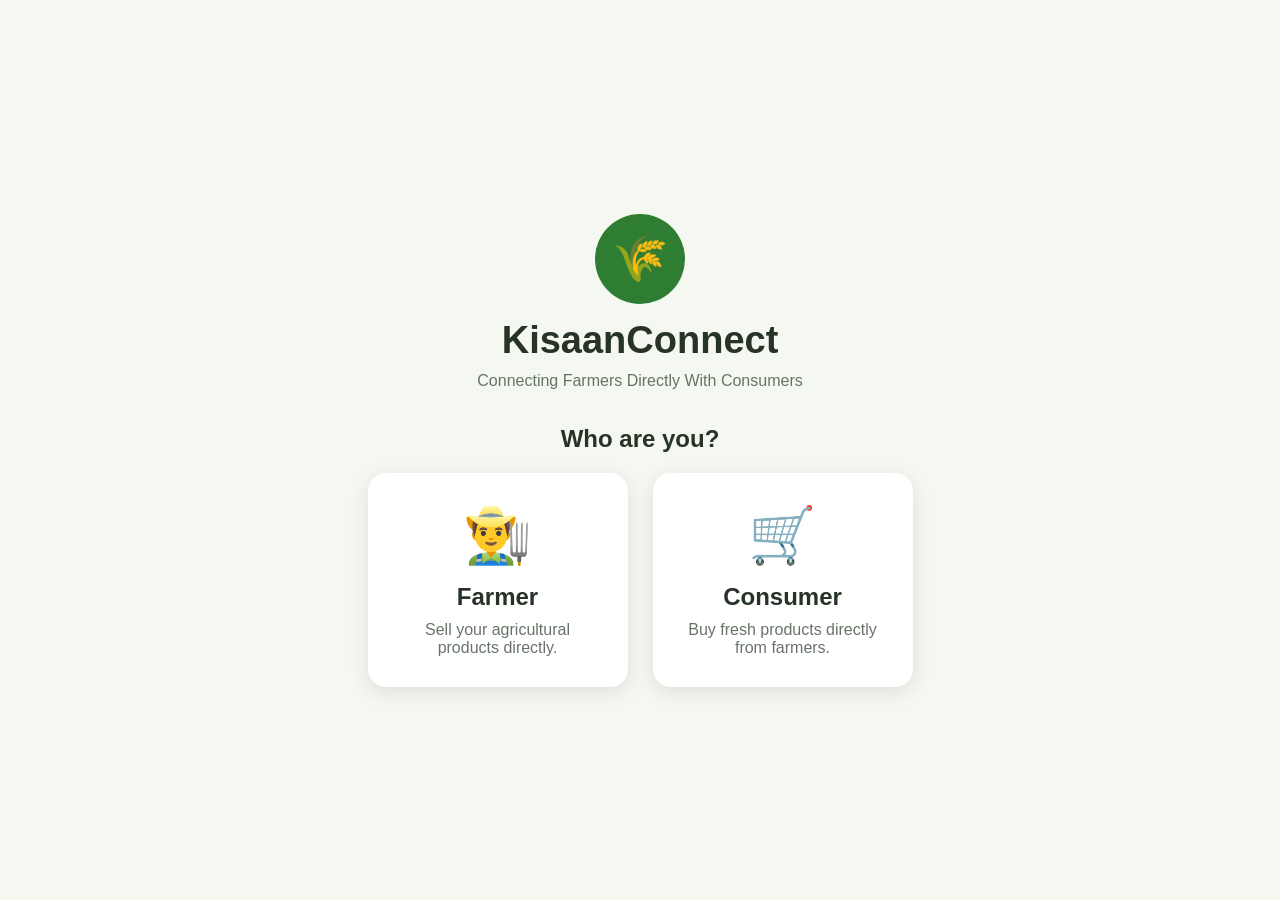
<file: index.html>
<!DOCTYPE html>
<html lang="en">

<head>

    <meta charset="UTF-8">

    <meta name="viewport"
          content="width=device-width, initial-scale=1.0">

    <title>KisaanConnect</title>

    <link rel="stylesheet"
          href="style.css">

</head>

<body>

<div class="home-container">

    <div class="logo-circle">
        🌾
    </div>

    <h1>KisaanConnect</h1>

    <p class="tagline">
        Connecting Farmers Directly With Consumers
    </p>

    <h2>Who are you?</h2>

    <div class="role-container">

        <!-- FARMER -->

        <a href="register.html?role=farmer"
           class="role-card"
           onclick="selectRole('farmer')">

            <div class="role-icon">
                👨‍🌾
            </div>

            <h3>Farmer</h3>

            <p>
                Sell your agricultural products directly.
            </p>

        </a>


        <!-- CONSUMER -->

        <a href="register.html?role=consumer"
           class="role-card"
           onclick="selectRole('consumer')">

            <div class="role-icon">
                🛒
            </div>

            <h3>Consumer</h3>

            <p>
                Buy fresh products directly from farmers.
            </p>

        </a>

    </div>

</div>


<script>

function selectRole(role) {

    localStorage.setItem(
        "selectedRole",
        role
    );

}

</script>

</body>

</html>
</file>
<file: style.css>
* {
    box-sizing: border-box;
    margin: 0;
    padding: 0;
    font-family: Arial, sans-serif;
}

body {
    min-height: 100vh;
    background: #f4f8f1;
    color: #263326;
}

a {
    text-decoration: none;
    color: inherit;
}

button {
    border: none;
    cursor: pointer;
}


/* ================= HOME ================= */

.home-container {
    min-height: 100vh;
    display: flex;
    flex-direction: column;
    justify-content: center;
    align-items: center;
    text-align: center;
    padding: 30px;
}

.logo-circle {
    width: 90px;
    height: 90px;
    background: #2e7d32;
    border-radius: 50%;
    display: flex;
    justify-content: center;
    align-items: center;
    font-size: 45px;
    margin-bottom: 15px;
}

.logo-circle.small {
    width: 65px;
    height: 65px;
    font-size: 32px;
}

h1 {
    font-size: 38px;
    margin-bottom: 10px;
}

.tagline {
    color: #657565;
    margin-bottom: 35px;
}

.role-container {
    display: flex;
    gap: 25px;
    margin-top: 20px;
}

.role-card {
    width: 260px;
    background: white;
    padding: 30px;
    border-radius: 18px;
    box-shadow: 0 5px 20px rgba(0,0,0,0.1);
    transition: 0.2s;
}

.role-card:hover {
    transform: translateY(-6px);
}

.role-icon {
    font-size: 55px;
    margin-bottom: 15px;
}

.role-card h3 {
    font-size: 24px;
    margin-bottom: 10px;
}

.role-card p {
    color: #687468;
}


/* ================= FORM ================= */

.form-container {
    width: 450px;
    max-width: 92%;
    margin: 50px auto;
    background: white;
    padding: 35px;
    border-radius: 18px;
    box-shadow: 0 5px 25px rgba(0,0,0,0.1);
}

.form-container h1 {
    font-size: 30px;
}

.form-container p {
    margin-bottom: 25px;
    color: #687468;
}

form {
    display: flex;
    flex-direction: column;
}

label {
    margin-top: 12px;
    margin-bottom: 6px;
    font-weight: bold;
}

input,
select,
textarea {
    padding: 13px;
    border: 1px solid #cdd6cd;
    border-radius: 8px;
    font-size: 15px;
}

textarea {
    min-height: 100px;
    resize: vertical;
}

button {
    margin-top: 20px;
    padding: 14px;
    background: #2e7d32;
    color: white;
    font-size: 16px;
    border-radius: 8px;
}

button:hover {
    background: #1b5e20;
}

.back-link {
    display: block;
    text-align: center;
    margin-top: 20px;
    color: #2e7d32;
    font-weight: bold;
}


/* ================= NAVBAR ================= */

nav {
    height: 70px;
    background: #2e7d32;
    color: white;
    display: flex;
    align-items: center;
    justify-content: space-between;
    padding: 0 40px;
}

.nav-logo {
    font-size: 22px;
    font-weight: bold;
}

nav a {
    padding: 10px 15px;
    border-radius: 6px;
}

nav a:hover {
    background: rgba(255,255,255,0.15);
}


/* ================= DASHBOARD ================= */

.dashboard {
    max-width: 1100px;
    margin: 45px auto;
    padding: 20px;
}

.dashboard > p {
    color: #687468;
    margin-bottom: 30px;
}

.dashboard-grid {
    display: grid;
    grid-template-columns: repeat(2, 1fr);
    gap: 25px;
}

.dashboard-card {
    background: white;
    padding: 35px;
    border-radius: 16px;
    box-shadow: 0 5px 20px rgba(0,0,0,0.08);
    transition: 0.2s;
}

.dashboard-card:hover {
    transform: translateY(-5px);
}

.dashboard-card span {
    font-size: 45px;
}

.dashboard-card h2 {
    margin: 15px 0 8px;
}

.dashboard-card p {
    color: #687468;
}


/* ================= PRODUCTS ================= */

.product-grid {
    display: grid;
    grid-template-columns: repeat(3, 1fr);
    gap: 25px;
}

.product-card {
    background: white;
    padding: 22px;
    border-radius: 15px;
    box-shadow: 0 5px 20px rgba(0,0,0,0.08);
}

.product-image {
    height: 130px;
    background: #e8f5e9;
    display: flex;
    justify-content: center;
    align-items: center;
    font-size: 60px;
    border-radius: 10px;
    margin-bottom: 15px;
}

.product-card h2 {
    margin-bottom: 10px;
}

.product-card p {
    margin: 7px 0;
    color: #5f6c5f;
}

.product-card h3 {
    font-size: 23px;
    margin: 12px 0;
    color: #2e7d32;
}

.product-card input {
    width: 100%;
}


/* ================= ORDERS ================= */

.orders-container {
    display: grid;
    gap: 20px;
}

.order-card {
    background: white;
    padding: 25px;
    border-radius: 14px;
    box-shadow: 0 5px 20px rgba(0,0,0,0.08);
}

.order-card p {
    margin-top: 8px;
}

.empty-box {
    background: white;
    padding: 50px;
    text-align: center;
    border-radius: 15px;
}


/* ================= MOBILE ================= */

@media (max-width: 750px) {

    .role-container {
        flex-direction: column;
    }

    .dashboard-grid,
    .product-grid {
        grid-template-columns: 1fr;
    }

    nav {
        padding: 0 15px;
    }

    h1 {
        font-size: 30px;
    }
}
</file>
